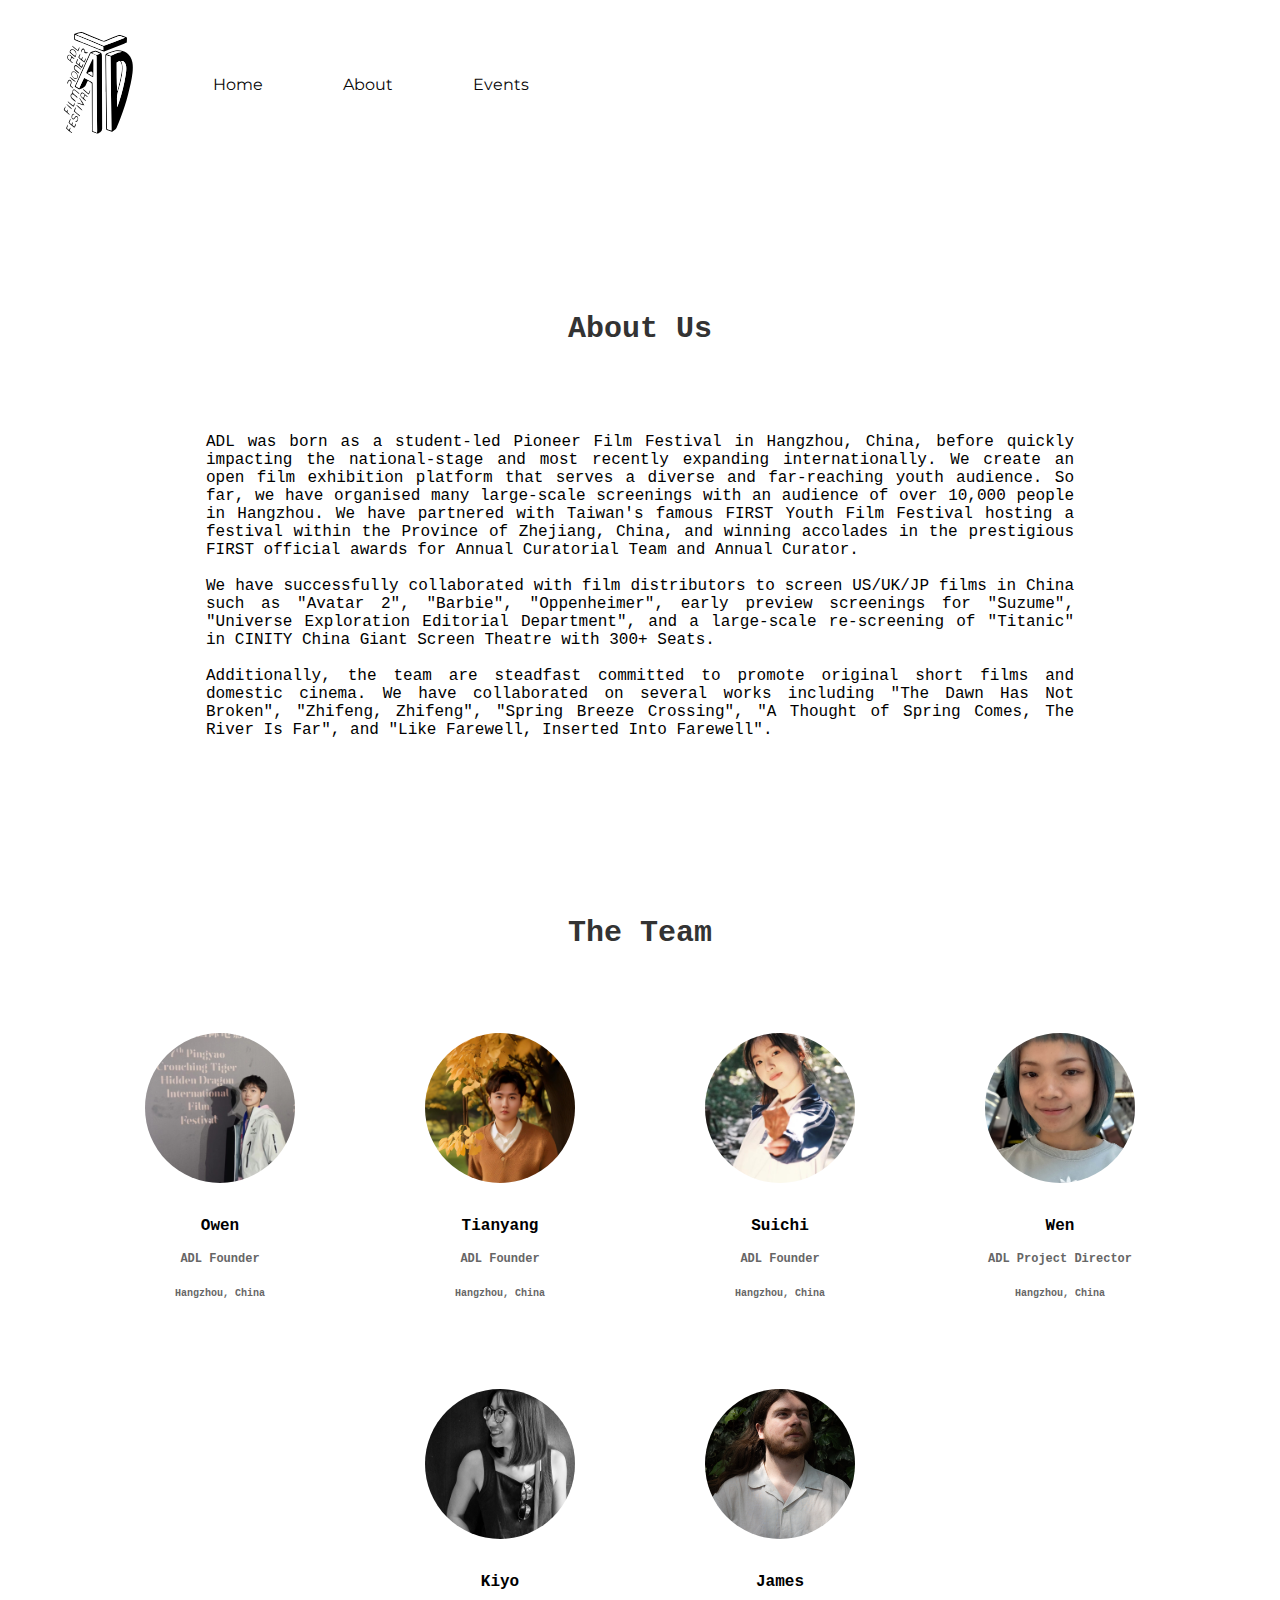
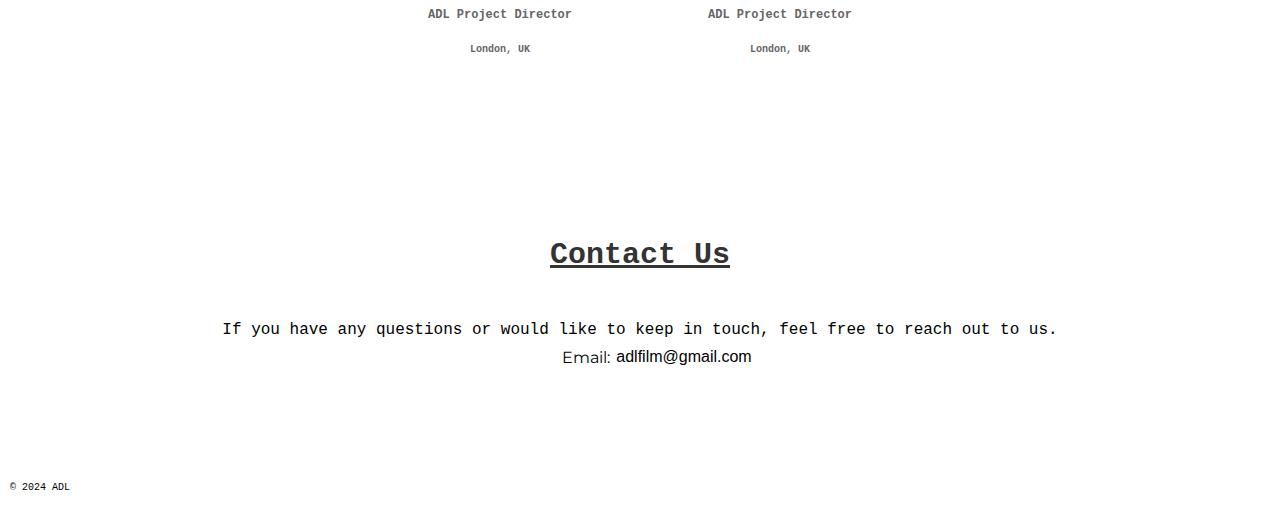
<file: about.html>
<!DOCTYPE html>
<html lang="en">
<head>
    <meta charset="UTF-8">
    <meta name="viewport" content="width=device-width, initial-scale=1.0" >
    <link rel="stylesheet" href="styles.css">

    <!--Font from google-->
    <link rel="preconnect" href="https://fonts.googleapis.com">
    <link rel="preconnect" href="https://fonts.gstatic.com" crossorigin>
    <link href="https://fonts.googleapis.com/css2?family=Montserrat:ital,wght@0,100..900;1,100..900&display=swap" rel="stylesheet">

    <link rel="icon" href="images/favicon-black.png" type="image/png">
    <title>About</title>
</head>
<body>
    <header class="navbar">
        <nav>
            <div class="logo">
                <a href="index.html">
                    <img src="images/ADL-logo.svg" alt="Logo">
                </a>
            </div>
            <div class="nav-container">
                <ul>
                    <li><a href="index.html">Home</a></li>
                    <li><a href="about.html">About</a></li>
                    <li>
                        <a href="events.html">Events</a>
                        <ul class="nav-sub-section">
                            <li><a href="interview_father.html"> Father's Monologue</a></li>
                            <li><a href="interview_chenwenyuan.html">Chen Wen Yuan</a></li>
                            <li><a href="interview_yinhe_writer.html">Galaxy Writer</a></li>
                            <li><a href="interview_rooster.html">Rooster the Golden Comb</a></li>
                        </ul>

                    </li>
                    
                </ul>
            </div>
            
        </nav>
    </header>
    
    
    <main class="about-page">
        <div class="text-centre">
            <h1>About Us</h1>
        </div>
        
        <div class="text-center-container">
            <div class="text-box">
                <p>
                    ADL was born as a student-led Pioneer Film Festival in Hangzhou, China, before quickly impacting the national-stage and most recently expanding internationally. We create an open film exhibition platform that serves a diverse and far-reaching youth audience. So far, we have organised many large-scale screenings with an audience of over 10,000 people in Hangzhou. We have partnered with Taiwan's famous FIRST Youth Film Festival hosting a festival within the Province of Zhejiang, China, and winning accolades in the prestigious FIRST official awards for Annual Curatorial Team and Annual Curator.  <br><br>
                    
                    We have successfully collaborated with film distributors to screen US/UK/JP films in China such as "Avatar 2", "Barbie", "Oppenheimer", early preview screenings for "Suzume", "Universe Exploration Editorial Department", and a large-scale re-screening of "Titanic" in CINITY China Giant Screen Theatre with 300+ Seats. <br><br>
                    
                    Additionally, the team are steadfast committed to promote original short films and domestic cinema. We have collaborated on several works including "The Dawn Has Not Broken", "Zhifeng, Zhifeng", "Spring Breeze Crossing", "A Thought of Spring Comes, The River Is Far", and "Like Farewell, Inserted Into Farewell".
                </p>
            </div>
        </div>
        


        <div class="text-centre">
            <h1>The Team</h1>
        </div>
        <section class="profiles">
            <div class="profile">
                <img src="images/profile-zeyu.jpg" alt="Person 1">
                <h2 class="roboto-mono" id="profile-name">Owen</h2>
                <p class="profile-role">ADL Founder</p>
                <p class="profile-location">Hangzhou, China</p>
            </div>
            <div class="profile">
                <img src="images/profile-tianyang.jpg" alt="Person 2">
                <h2 class="roboto-mono" id="profile-name">Tianyang</h2>
                <p class="profile-role">ADL Founder</p>
                <p class="profile-location">Hangzhou, China</p>
            </div>
            <div class="profile">
                <img src="images/profile-suichi.jpg" alt="Person 3">
                <h2 class="roboto-mono" id="profile-name">Suichi</h2>
                <p class="profile-role">ADL Founder</p>
                <p class="profile-location">Hangzhou, China</p>
            </div>
            <div class="profile">
                <img src="images/profile-wen.jpg" alt="Person 4">
                <h2 class="roboto-mono" id="profile-name">Wen</h2>
                <p class="profile-role">ADL Project Director</p>
                <p class="profile-location">Hangzhou, China</p>
            </div>
            <div class="profile">
                <img src="images/profile-kiyo.jpg" alt="Person 5">
                <h2 class="roboto-mono" id="profile-name">Kiyo</h2>
                <p class="profile-role">ADL Project Director</p>
                <p class="profile-location">London, UK</p>
            </div>
            <div class="profile">
                <img src="images/profile-james.jpg" alt="Person 6">
                <h2 class="roboto-mono" id="profile-name">James</h2>
                <p class="profile-role">ADL Project Director</p>
                <p class="profile-location">London, UK</p>
            </div>
        </section>


        
        <section class="contact">
            <div class="text-centre">
                <h1><u>Contact Us</u></h1>
            </div>
            <p class="contact-center">If you have any questions or would like to keep in touch, feel free to reach out to us.</p>
            <ul>
                <li>Email: <a href="contact@adlfilm.com" class="email-link">adlfilm@gmail.com</a></li>
            </ul>
        </section>


    </main>




    <footer class="footer">
        <p>&copy; 2024 ADL</p>
    </footer>
    
</body>
</html>
</file>
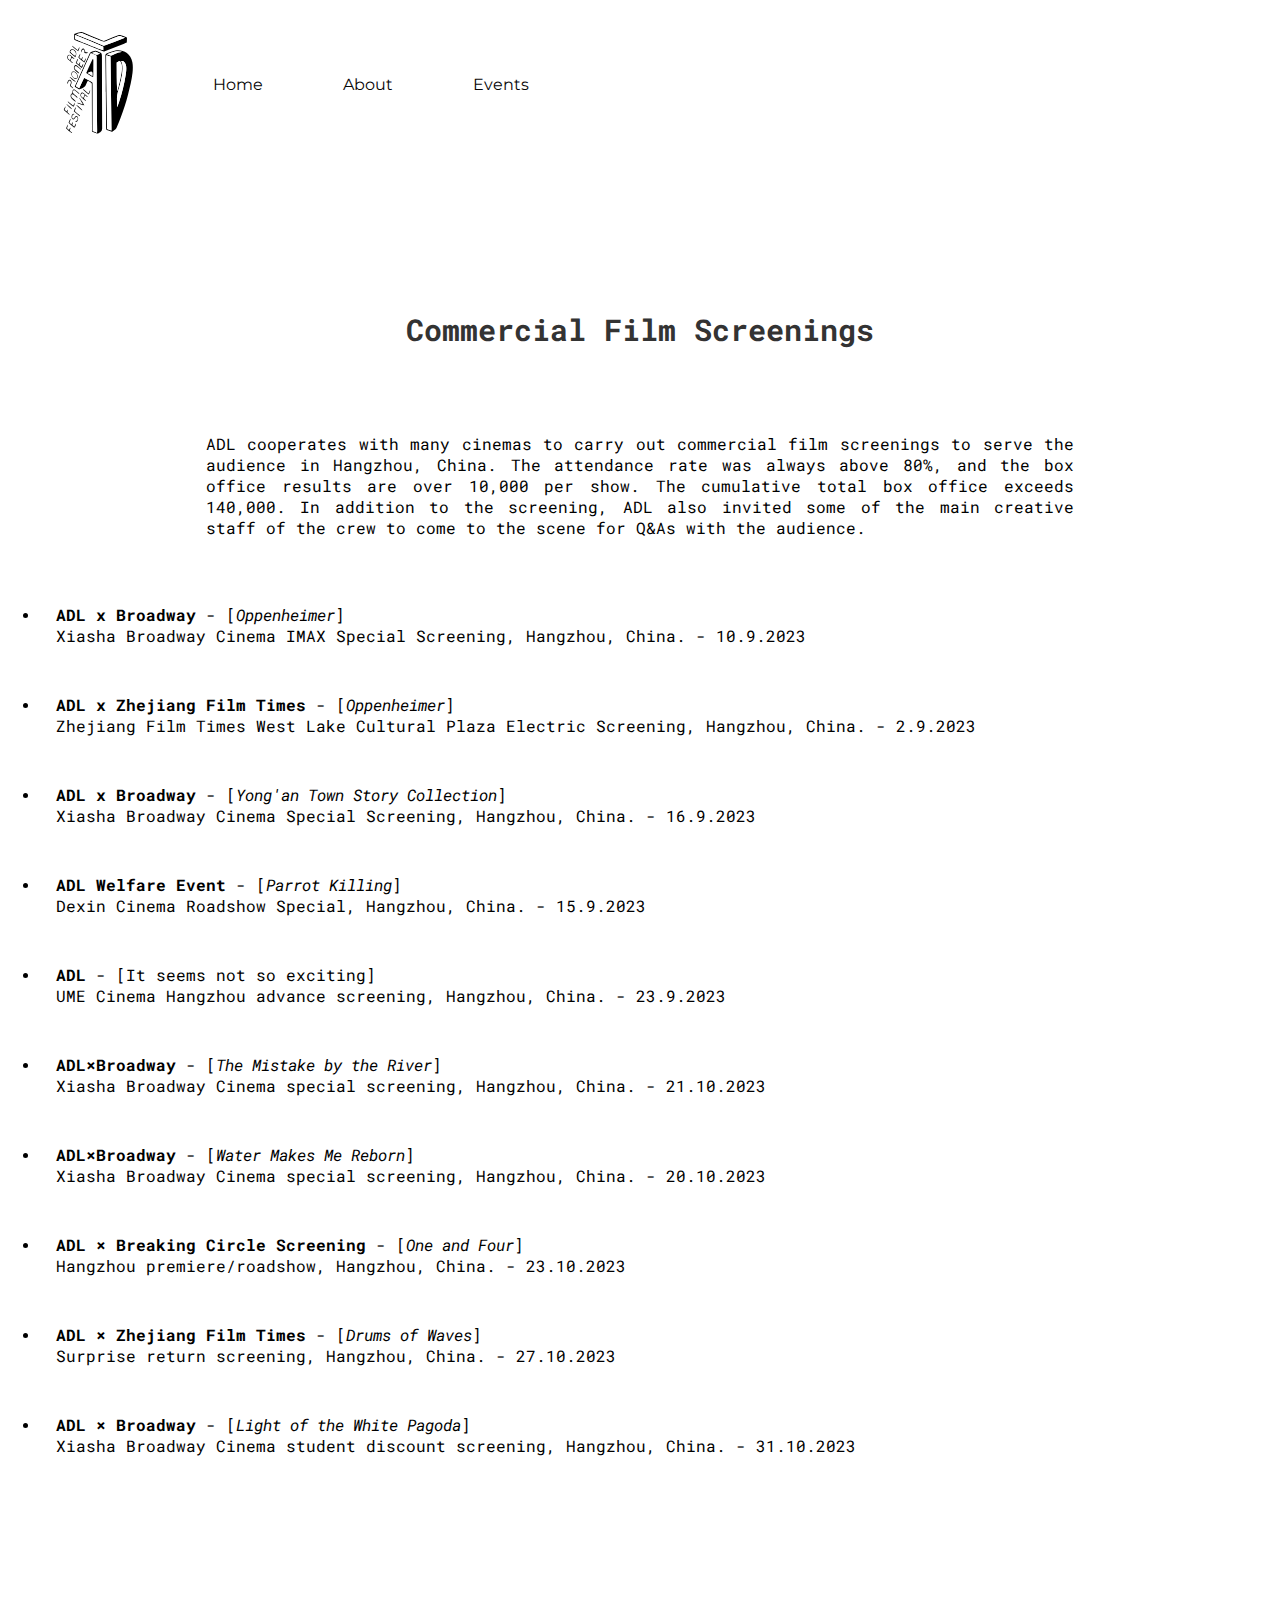
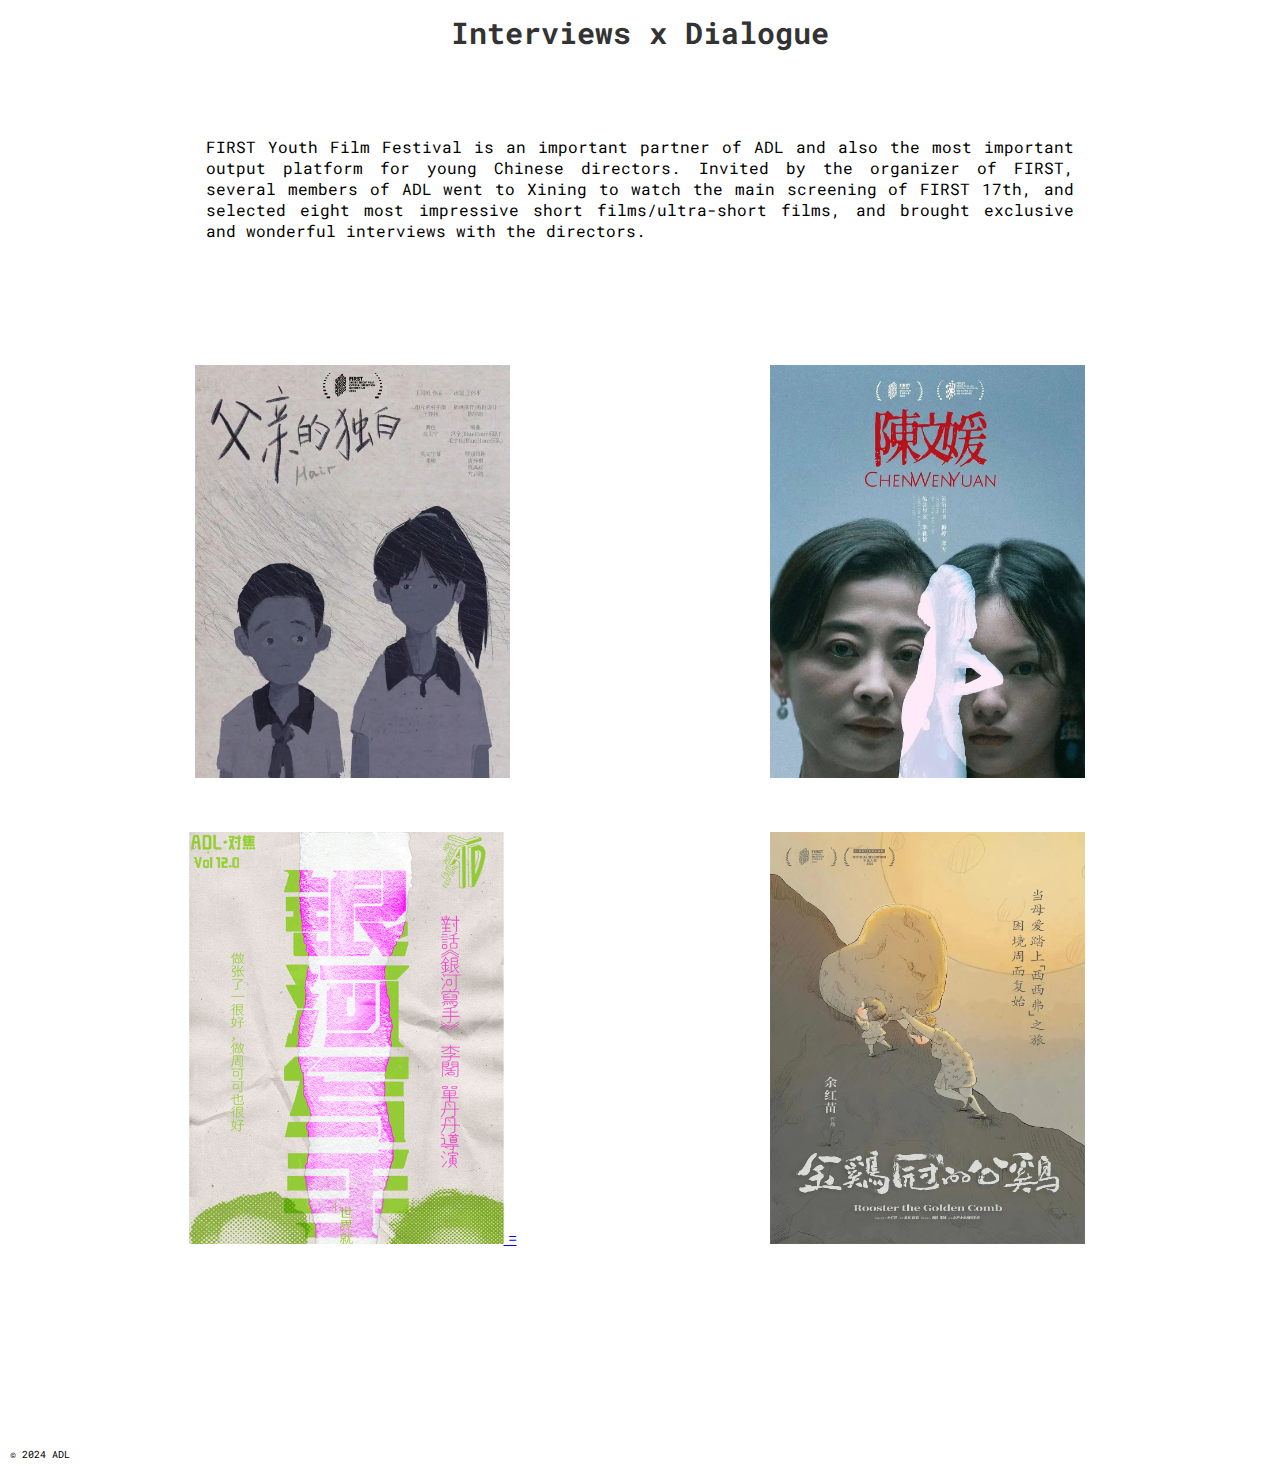
<file: events.html>
<!DOCTYPE html>
<html lang="en">
<head>
    <meta charset="UTF-8">
    <meta name="viewport" content="width=device-width, initial-scale=1.0, maximum-scale=1.0, user-scalable=no">
    <link rel="stylesheet" href="styles.css">
    <link rel="icon" href="images/favicon-black.png" type="image/png">

    <!--Font from google-->
    <link rel="preconnect" href="https://fonts.googleapis.com">
    <link rel="preconnect" href="https://fonts.gstatic.com" crossorigin>
    <link href="https://fonts.googleapis.com/css2?family=Montserrat:ital,wght@0,100..900;1,100..900&display=swap" rel="stylesheet">

    <style>
        @import url('https://fonts.googleapis.com/css2?family=Montserrat:ital,wght@0,100..900;1,100..900&family=Roboto+Mono:ital,wght@0,100..700;1,100..700&display=swap');
    </style>
    


    <title>Events</title>
</head>
<body>
    <header class="navbar">
        <nav>
            <div class="logo">
                <a href="index.html">
                    <img src="images/ADL-logo.svg" alt="Logo">
                </a>
            </div>
            <div class="nav-container">
                <ul>
                    <li><a href="index.html">Home</a></li>
                    <li><a href="about.html">About</a></li>
                    <li>
                        <a href="events.html">Events</a>
                        <ul class="nav-sub-section">
                            <li><a href="interview_father.html"> Father's Monologue</a></li>
                            <li><a href="interview_chenwenyuan.html">Chen Wen Yuan</a></li>
                            <li><a href="interview_yinhe_writer.html">Galaxy Writer</a></li>
                            <li><a href="interview_rooster.html">Rooster the Golden Comb</a></li>
                        </ul>
                    </li>
                    
                </ul>
            </div>
            
        </nav>
    </header>
    
    
    <main class="events-page">
        <div class="text-centre">
            <h1>Commercial Film Screenings</h1>
        </div>
        
        <div class="text-center-container">
            <div class="text-box">
                <p>ADL cooperates with many cinemas to carry out commercial film screenings to serve the audience in Hangzhou, China. The attendance rate was always above 80%, and the box office results are over 10,000 per show. The cumulative total box office exceeds 140,000. In addition to the screening, ADL also invited some of the main creative staff of the crew to come to the scene for Q&As with the audience. </p>
            </div>
        </div>
        
        <section class="event-list">
            <ul>
                <li><p class="roboto-mono"><b>ADL x Broadway </b> - [<i>Oppenheimer</i>]
                <br>
                Xiasha Broadway Cinema IMAX Special Screening, Hangzhou, China. - 10.9.2023</p></li>

                <li><p class="roboto-mono"><b>ADL x Zhejiang Film Times</b> - [<i>Oppenheimer</i>]
                <br>
                Zhejiang Film Times West Lake Cultural Plaza Electric Screening, Hangzhou, China. - 2.9.2023</p></li>

                <li><p class="roboto-mono"><b>ADL x Broadway</b> - [<i>Yong'an Town Story Collection</i>] 
                <br>
                Xiasha Broadway Cinema Special Screening, Hangzhou, China. - 16.9.2023</p></li>

                <li><p class="roboto-mono"><b>ADL Welfare Event</b> -
                [<i>Parrot Killing</i>]
                <br>
                Dexin Cinema Roadshow Special, Hangzhou, China. - 15.9.2023
                </p></li>

                <li><p class="roboto-mono"><b>ADL</b> - 
                 [It seems not so exciting]
                <br>
                 UME Cinema Hangzhou advance screening, Hangzhou, China. - 23.9.2023</p></li>

                <li><p class="roboto-mono"><b>ADL×Broadway</b> - 
                [<i>The Mistake by the River</i>]
                <br>
                Xiasha Broadway Cinema special screening, Hangzhou, China. - 21.10.2023</p></li>

                <li><p class="roboto-mono"><b>ADL×Broadway</b> - 
                 [<i>Water Makes Me Reborn</i>]
                 <br>
                 Xiasha Broadway Cinema special screening, Hangzhou, China. - 20.10.2023</p></li>

                <li> <p class="roboto-mono"><b>ADL × Breaking Circle    Screening</b> - [<i>One and Four</i>]
                <br>
                Hangzhou premiere/roadshow, Hangzhou, China. - 23.10.2023</p></li>

                <li><p class="roboto-mono"><b>ADL × Zhejiang Film Times</b> - [<i>Drums of Waves</i>] 
                <br>
                Surprise return screening, Hangzhou, China. - 27.10.2023</p></li>

                <li><p class="roboto-mono"><b>ADL × Broadway</b> 
                - [<i>Light of the White Pagoda</i>]
                <br>
                 Xiasha Broadway Cinema student discount screening, Hangzhou, China. - 31.10.2023</p></li>
            </ul>
        </section>


        

        <div class="text-centre">
            <h1>Interviews x Dialogue</h1> 
        </div>
        <div class="text-center-container">
            <div class="text-box">
                <p>FIRST Youth Film Festival is an important partner of ADL and also the most important output platform for young Chinese directors. Invited by the organizer of FIRST, several members of ADL went to Xining to watch the main screening of FIRST 17th, and selected eight most impressive short films/ultra-short films, and brought exclusive and wonderful interviews with the directors.
                </p>
            </div>
        </div>

        <section class="interview-poster-flex">
            <div class="interview-poster-grid">
                <div class="interview-poster"> 
                    <a href="interview_father.html">
                        <img src="images/interview-father's dialogue.jpg" alt="interview poster 01">
                    </a>
                </div>
                <div class="interview-poster"> 
                    <a href="interview_chenwenyuan.html">
                        <img src="images/interview-chenwenyuan.jpg" alt="interview poster 01">
                    </a>
                </div>
                <div class="interview-poster"> 
                    <a href="interview_yinhe_writer.html">
                        <img src="images/interview-yinhe writer.jpg" alt="interview poster 01">
                        =
                    </a>
                </div>
                <div class="interview-poster"> 
                    <a href="interview_rooster.html">
                        <img src="images/interview-rooster the golden comb.jpg" alt="interview poster 01">
                    </a>
                </div>
            </div>
        </section>
    </main>

    <footer class="footer">
        <p>&copy; 2024 ADL</p>
    </footer>
    
</body>
</html>
</file>
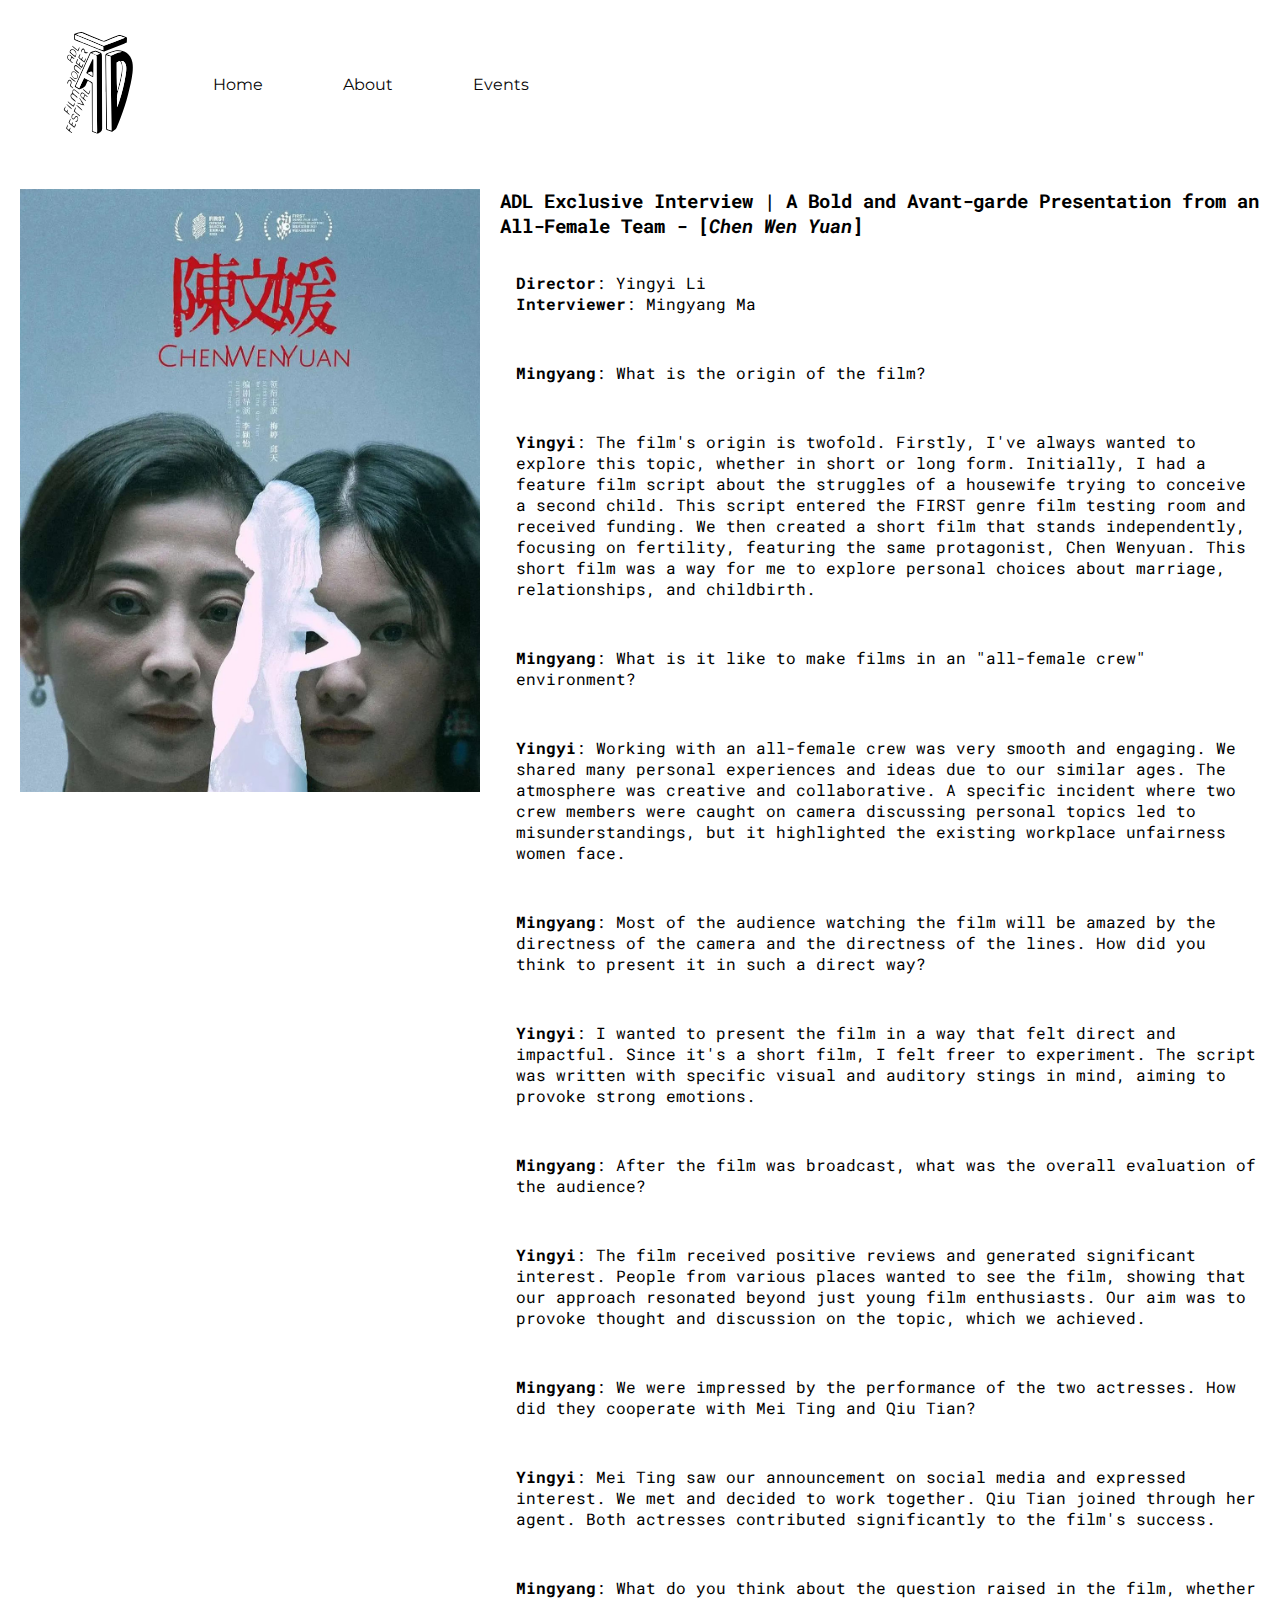
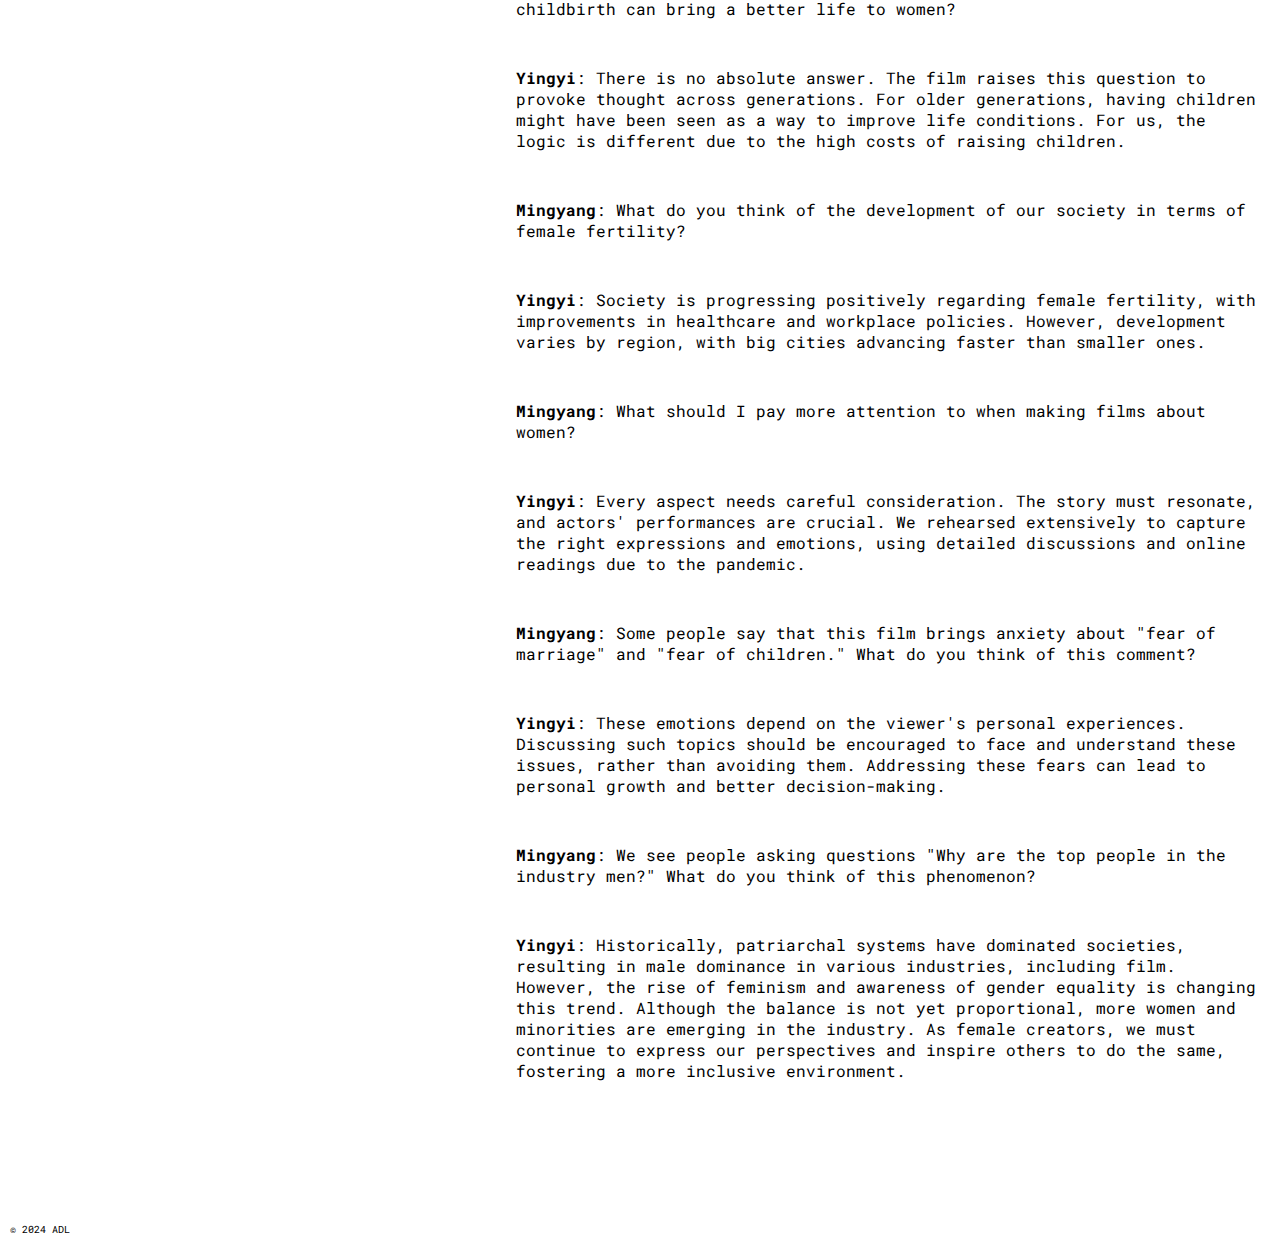
<file: interview_chenwenyuan.html>
<!DOCTYPE html>
<html lang="en">
<head>
    <meta charset="UTF-8">
    <meta name="viewport" content="width=device-width, initial-scale=1.0, maximum-scale=1.0, user-scalable=no">
    <link rel="stylesheet" href="styles.css">
    <link rel="icon" href="images/favicon-black.png" type="image/png">

    <!--Font from google-->
    <link rel="preconnect" href="https://fonts.googleapis.com">
    <link rel="preconnect" href="https://fonts.gstatic.com" crossorigin>
    <link href="https://fonts.googleapis.com/css2?family=Montserrat:ital,wght@0,100..900;1,100..900&display=swap" rel="stylesheet">

    <style>
        @import url('https://fonts.googleapis.com/css2?family=Montserrat:ital,wght@0,100..900;1,100..900&family=Roboto+Mono:ital,wght@0,100..700;1,100..700&display=swap');
    </style>
    


    <title>Interview X Dialogue with Chen Wen Yuan</title>
</head>
<body>
    <header class="navbar">
        <nav>
            <div class="logo">
                <a href="index.html">
                    <img src="images/ADL-logo.svg" alt="Logo">
                </a>
            </div>
            <div class="nav-container">
                <ul>
                    <li><a href="index.html">Home</a></li>
                    <li><a href="about.html">About</a></li>
                    <li>
                        <a href="events.html">Events</a>
                        <ul class="nav-sub-section">
                            <li><a href="interview_father.html"> Father's Monologue</a></li>
                            <li><a href="interview_chenwenyuan.html">Chen Wen Yuan</a></li>
                            <li><a href="interview_yinhe_writer.html">Galaxy Writer</a></li>
                            <li><a href="interview_rooster.html">Rooster the Golden Comb</a></li>
                        </ul>
                    </li>
                    
                </ul>
            </div>
            
        </nav>
    </header>

    <main>
        <div class="interview-center">
            <div class="interview-container">
                <div class="interview-poster-detail"> 
                    <a href="events.html">
                        <img src="images/interview-chenwenyuan.jpg" alt="interview poster 02">
                    </a>
                </div>

                <section class="interviews">
                <div class="interview">
                    <h3 class="roboto-mono">ADL Exclusive Interview | A Bold and Avant-garde Presentation from an All-Female Team - [<i>Chen Wen Yuan</i>]</h3>
                    <p class="interview-dire"><b>Director</b>: Yingyi Li <br><b>Interviewer</b>: Mingyang Ma</p>
                    <p class="interview-chat">
                        <b>Mingyang</b>: What is the origin of the film?
                    </p>
                    <p class="interview-chat">
                        <b>Yingyi</b>: The film's origin is twofold. Firstly, I've always wanted to explore this topic, whether in short or long form. Initially, I had a feature film script about the struggles of a housewife trying to conceive a second child. This script entered the FIRST genre film testing room and received funding. We then created a short film that stands independently, focusing on fertility, featuring the same protagonist, Chen Wenyuan. This short film was a way for me to explore personal choices about marriage, relationships, and childbirth.
                    </p>
                    <p class="interview-chat">
                        <b>Mingyang</b>: What is it like to make films in an "all-female crew" environment?
                    </p>

                    <p class="interview-chat">
                        <b>Yingyi</b>: Working with an all-female crew was very smooth and engaging. We shared many personal experiences and ideas due to our similar ages. The atmosphere was creative and collaborative. A specific incident where two crew members were caught on camera discussing personal topics led to misunderstandings, but it highlighted the existing workplace unfairness women face.

                    </p>
                    <p class="interview-chat">
                        <b>Mingyang</b>: Most of the audience watching the film will be amazed by the directness of the camera and the directness of the lines. How did you think to present it in such a direct way?
                    </p>

                    <p class="interview-chat">
                        <b>Yingyi</b>: I wanted to present the film in a way that felt direct and impactful. Since it's a short film, I felt freer to experiment. The script was written with specific visual and auditory stings in mind, aiming to provoke strong emotions.

                    </p>

                    <p class="interview-chat">
                        <b>Mingyang</b>: After the film was broadcast, what was the overall evaluation of the audience?
                    </p>

                    <p class="interview-chat">
                        <b>Yingyi</b>: The film received positive reviews and generated significant interest. People from various places wanted to see the film, showing that our approach resonated beyond just young film enthusiasts. Our aim was to provoke thought and discussion on the topic, which we achieved.

                    </p>

                    <p class="interview-chat">
                        <b>Mingyang</b>: We were impressed by the performance of the two actresses. How did they cooperate with Mei Ting and Qiu Tian?
                    </p>

                    <p class="interview-chat">
                        <b>Yingyi</b>: Mei Ting saw our announcement on social media and expressed interest. We met and decided to work together. Qiu Tian joined through her agent. Both actresses contributed significantly to the film's success.

                    </p>
                    <p class="interview-chat">
                        <b>Mingyang</b>: What do you think about the question raised in the film, whether childbirth can bring a better life to women?
                    </p>

                    <p class="interview-chat">
                        <b>Yingyi</b>: There is no absolute answer. The film raises this question to provoke thought across generations. For older generations, having children might have been seen as a way to improve life conditions. For us, the logic is different due to the high costs of raising children.

                    </p>
                    <p class="interview-chat">
                        <b>Mingyang</b>: What do you think of the development of our society in terms of female fertility?
                    </p>

                    <p class="interview-chat">
                        <b>Yingyi</b>: Society is progressing positively regarding female fertility, with improvements in healthcare and workplace policies. However, development varies by region, with big cities advancing faster than smaller ones.

                    </p>
                    <p class="interview-chat">
                        <b>Mingyang</b>: What should I pay more attention to when making films about women?
                    </p>

                    <p class="interview-chat">
                        <b>Yingyi</b>: Every aspect needs careful consideration. The story must resonate, and actors' performances are crucial. We rehearsed extensively to capture the right expressions and emotions, using detailed discussions and online readings due to the pandemic.
                    </p>
                    <p class="interview-chat">
                        <b>Mingyang</b>: Some people say that this film brings anxiety about "fear of marriage" and "fear of children." What do you think of this comment?
                    </p>

                    <p class="interview-chat">
                        <b>Yingyi</b>: These emotions depend on the viewer's personal experiences. Discussing such topics should be encouraged to face and understand these issues, rather than avoiding them. Addressing these fears can lead to personal growth and better decision-making.

                    </p>
                    
                    <p class="interview-chat">
                        <b>Mingyang</b>: We see people asking questions "Why are the top people in the industry men?" What do you think of this phenomenon?
                    </p>

                    <p class="interview-chat">
                        <b>Yingyi</b>: Historically, patriarchal systems have dominated societies, resulting in male dominance in various industries, including film. However, the rise of feminism and awareness of gender equality is changing this trend. Although the balance is not yet proportional, more women and minorities are emerging in the industry. As female creators, we must continue to express our perspectives and inspire others to do the same, fostering a more inclusive environment.
                    </p>
                </div>
                </section>
            </div>
        </div>
    </main>

    <footer class="footer">
        <p>&copy; 2024 ADL</p>
    </footer>
</body>
</html>
</file>
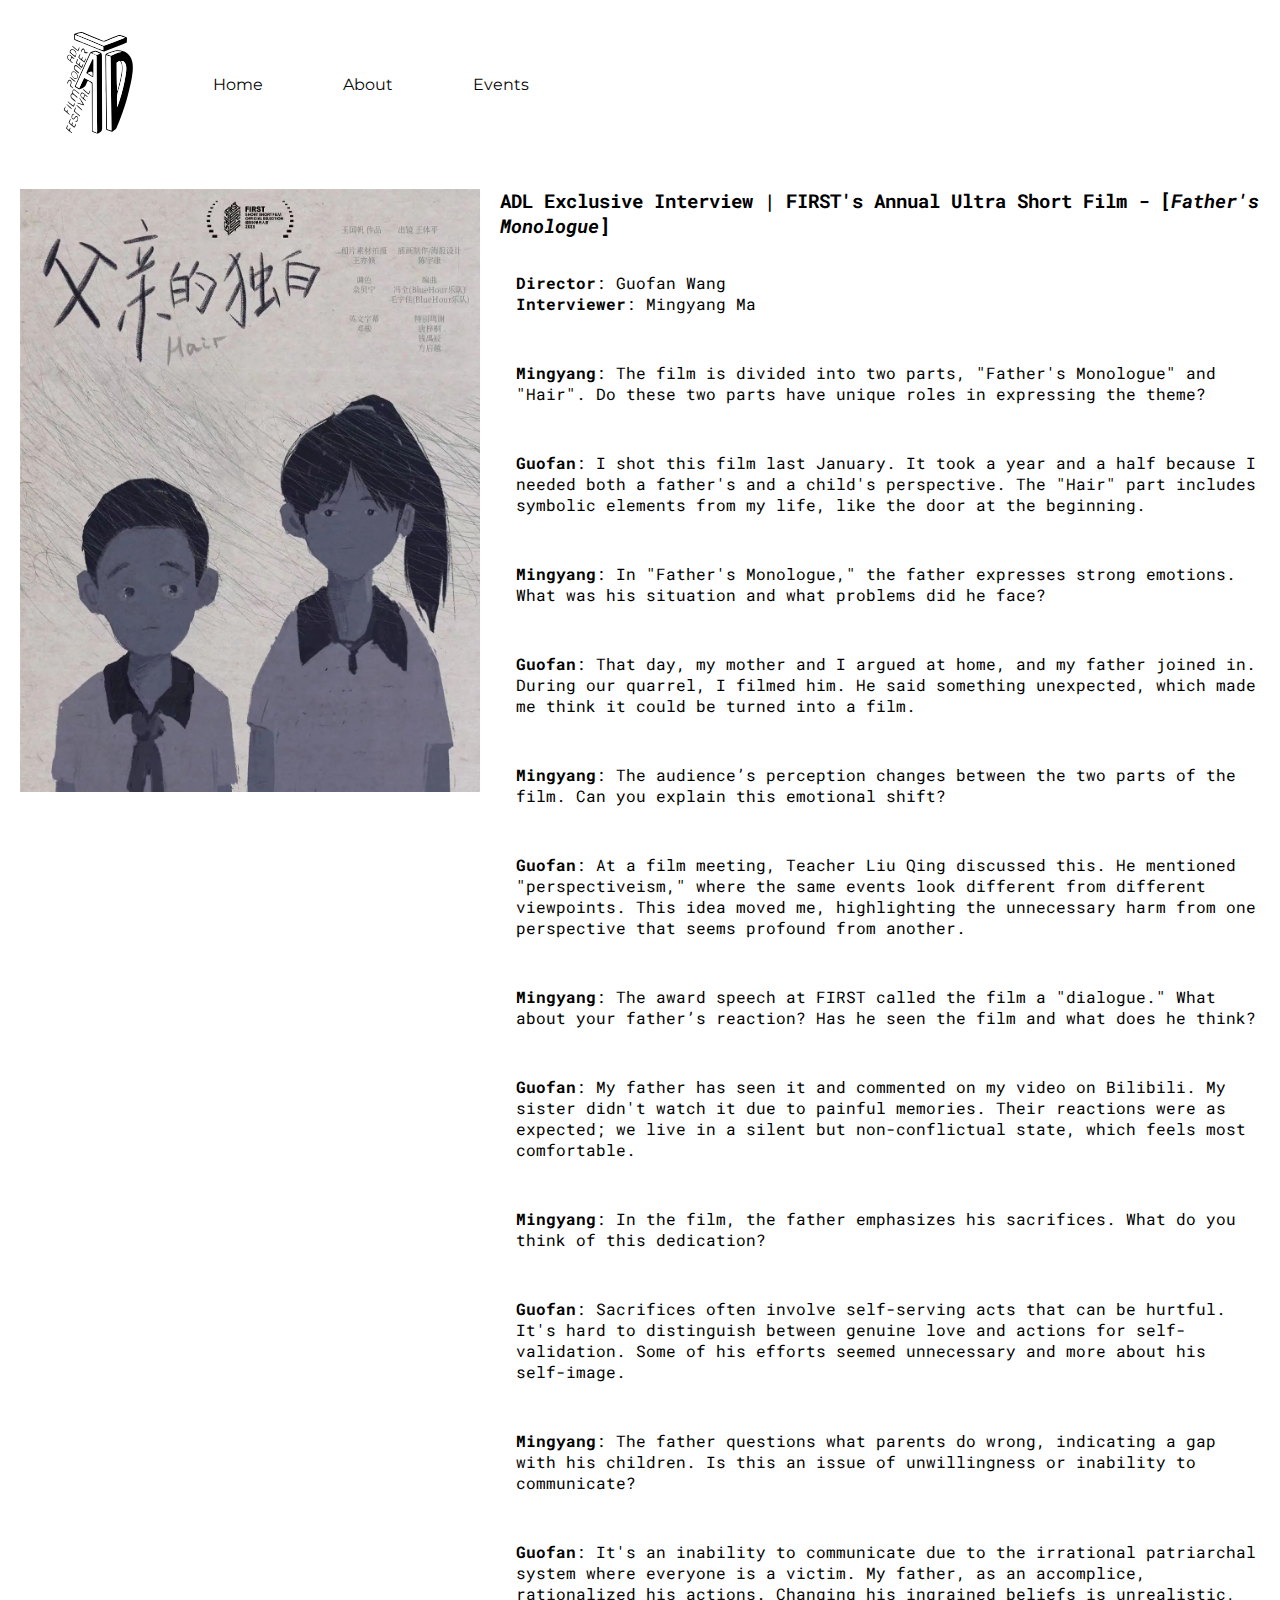
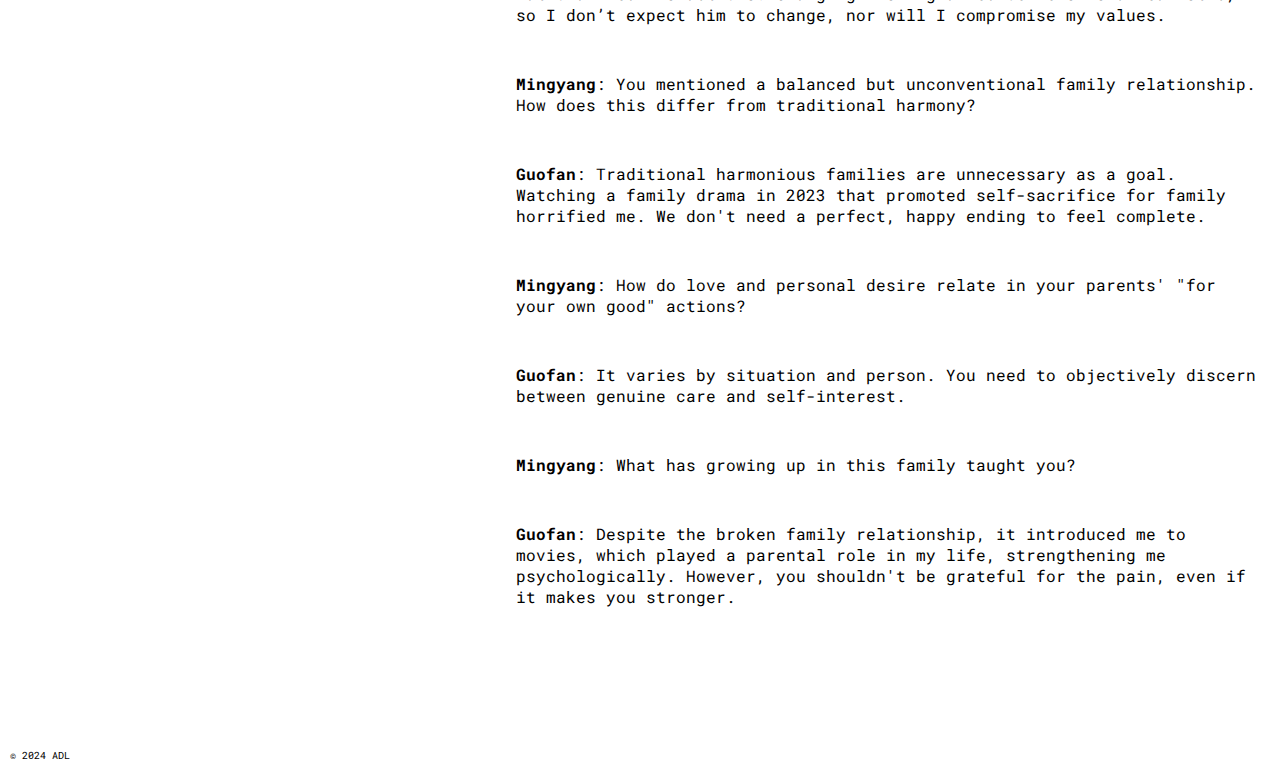
<file: interview_father.html>
<!DOCTYPE html>
<html lang="en">
<head>
    <meta charset="UTF-8">
    <meta name="viewport" content="width=device-width, initial-scale=1.0, maximum-scale=1.0, user-scalable=no">
    <link rel="stylesheet" href="styles.css">
    <link rel="icon" href="images/favicon-black.png" type="image/png">

    <!--Font from google-->
    <link rel="preconnect" href="https://fonts.googleapis.com">
    <link rel="preconnect" href="https://fonts.gstatic.com" crossorigin>
    <link href="https://fonts.googleapis.com/css2?family=Montserrat:ital,wght@0,100..900;1,100..900&display=swap" rel="stylesheet">

    <style>
        @import url('https://fonts.googleapis.com/css2?family=Montserrat:ital,wght@0,100..900;1,100..900&family=Roboto+Mono:ital,wght@0,100..700;1,100..700&display=swap');
    </style>
    


    <title>Interview X Dialogue with Father's Monologue</title>
</head>
<body>
    <header class="navbar">
        <nav>
            <div class="logo">
                <a href="index.html">
                    <img src="images/ADL-logo.svg" alt="Logo">
                </a>
            </div>
            <div class="nav-container">
                <ul>
                    <li><a href="index.html">Home</a></li>
                    <li><a href="about.html">About</a></li>
                    <li>
                        <a href="events.html">Events</a>
                        <ul class="nav-sub-section">
                            <li><a href="interview_father.html"> Father's Monologue</a></li>
                            <li><a href="interview_chenwenyuan.html">Chen Wen Yuan</a></li>
                            <li><a href="interview_yinhe_writer.html">Galaxy Writer</a></li>
                            <li><a href="interview_rooster.html">Rooster the Golden Comb</a></li>
                        </ul>
                    </li>
                    
                </ul>
            </div>
        </nav>
    </header>


    <main>
        <div class="interview-center">
            <div class="interview-container">
                <div class="interview-poster-detail"> 
                    <a href="events.html">
                        <img src="images/interview-father's dialogue.jpg" alt="interview poster 01">
                    </a>
                </div>

            <section class="interviews">
                <div class="interview">
                    <h3 class="roboto-mono">ADL Exclusive Interview | FIRST's Annual Ultra Short Film - [<i>Father's Monologue</i>]</h3>
                    <p class="interview-dire"><b>Director</b>: Guofan Wang <br><b>Interviewer</b>: Mingyang Ma</p>
                    <p class="interview-chat">
                        <b>Mingyang</b>: The film is divided into two parts, "Father's Monologue" and "Hair". Do these two parts have unique roles in expressing the theme?
                    </p>
                    <p class="interview-chat">
                        <b>Guofan</b>: I shot this film last January. It took a year and a half because I needed both a father's and a child's perspective. The "Hair" part includes symbolic elements from my life, like the door at the beginning.
                    </p>
                    <p class="interview-chat">
                        <b>Mingyang</b>: In "Father's Monologue," the father expresses strong emotions. What was his situation and what problems did he face?
                    </p>

                    <p class="interview-chat">
                        <b>Guofan</b>: That day, my mother and I argued at home, and my father joined in. During our quarrel, I filmed him. He said something unexpected, which made me think it could be turned into a film.
                    </p>

                    <p class="interview-chat">
                        <b>Mingyang</b>: The audience’s perception changes between the two parts of the film. Can you explain this emotional shift?
                    </p>
                    <p class="interview-chat">
                        <b>Guofan</b>: At a film meeting, Teacher Liu Qing discussed this. He mentioned "perspectiveism," where the same events look different from different viewpoints. This idea moved me, highlighting the unnecessary harm from one perspective that seems profound from another.

                    </p>

                    <p class="interview-chat">
                        <b>Mingyang</b>: The award speech at FIRST called the film a "dialogue." What about your father’s reaction? Has he seen the film and what does he think?
                    </p> <p class="interview-chat">
                        <b>Guofan</b>: My father has seen it and commented on my video on Bilibili. My sister didn't watch it due to painful memories. Their reactions were as expected; we live in a silent but non-conflictual state, which feels most comfortable.
                    </p>

                    <p class="interview-chat">
                        <b>Mingyang</b>: In the film, the father emphasizes his sacrifices. What do you think of this dedication?
                    </p> <p class="interview-chat">
                        <b>Guofan</b>: Sacrifices often involve self-serving acts that can be hurtful. It's hard to distinguish between genuine love and actions for self-validation. Some of his efforts seemed unnecessary and more about his self-image.
                    </p>

                    <p class="interview-chat">
                        <b>Mingyang</b>: The father questions what parents do wrong, indicating a gap with his children. Is this an issue of unwillingness or inability to communicate?
                    </p> <p class="interview-chat">
                        <b>Guofan</b>: It's an inability to communicate due to the irrational patriarchal system where everyone is a victim. My father, as an accomplice, rationalized his actions. Changing his ingrained beliefs is unrealistic, so I don’t expect him to change, nor will I compromise my values.
                    </p>

                    <p class="interview-chat">
                        <b>Mingyang</b>: You mentioned a balanced but unconventional family relationship. How does this differ from traditional harmony?
                    </p>
                    <p class="interview-chat">
                        <b>Guofan</b>: Traditional harmonious families are unnecessary as a goal. Watching a family drama in 2023 that promoted self-sacrifice for family horrified me. We don't need a perfect, happy ending to feel complete.
                    </p>


                    <p class="interview-chat">
                        <b>Mingyang</b>: How do love and personal desire relate in your parents' "for your own good" actions?
                    </p> 
                    
                    <p class="interview-chat">
                        <b>Guofan</b>: It varies by situation and person. You need to objectively discern between genuine care and self-interest.
                    </p>


                    <p class="interview-chat">
                        <b>Mingyang</b>: What has growing up in this family taught you?
                    </p> 
                    <p class="interview-chat">
                        <b>Guofan</b>: Despite the broken family relationship, it introduced me to movies, which played a parental role in my life, strengthening me psychologically. However, you shouldn't be grateful for the pain, even if it makes you stronger.
                    </p>
                </div>
            </section>
        </div>
        </div>
    </main>

    
    <footer class="footer">
        <p>&copy; 2024 ADL</p>
    </footer>
</body>
</html>
</file>
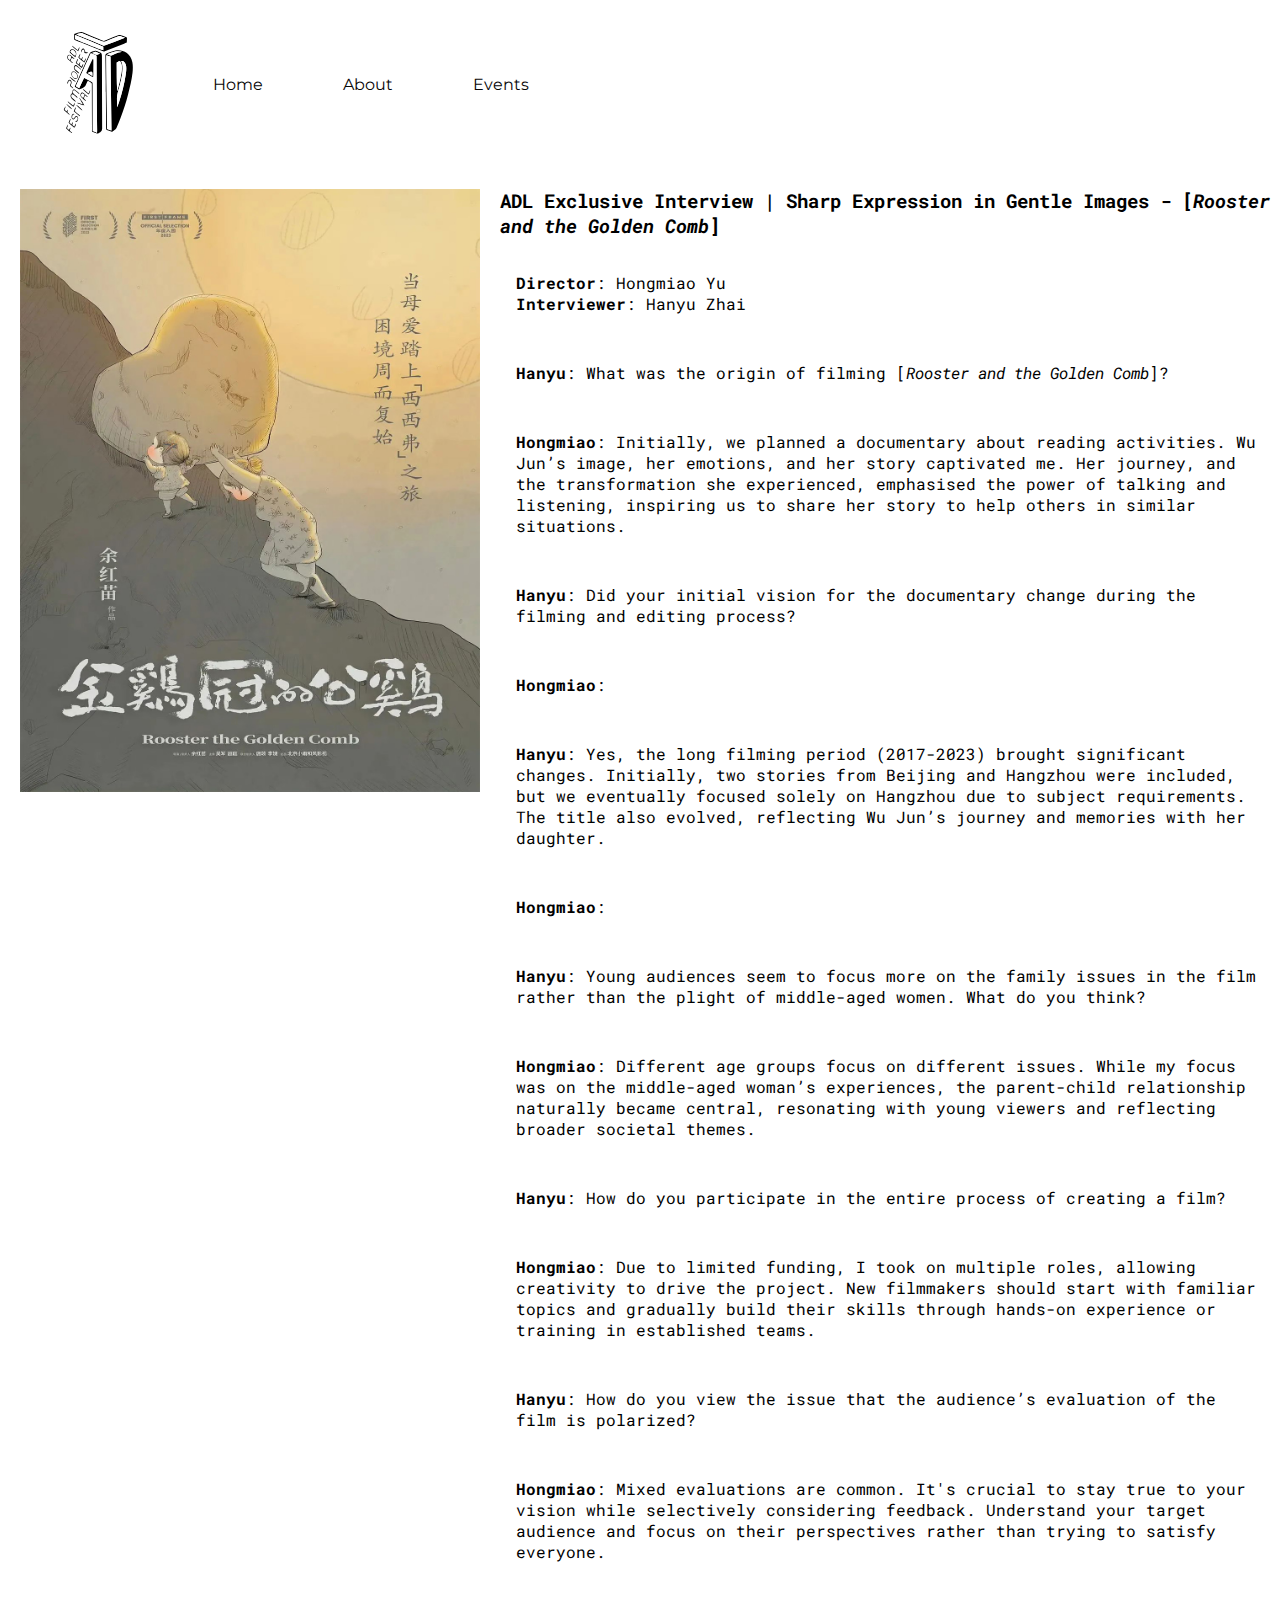
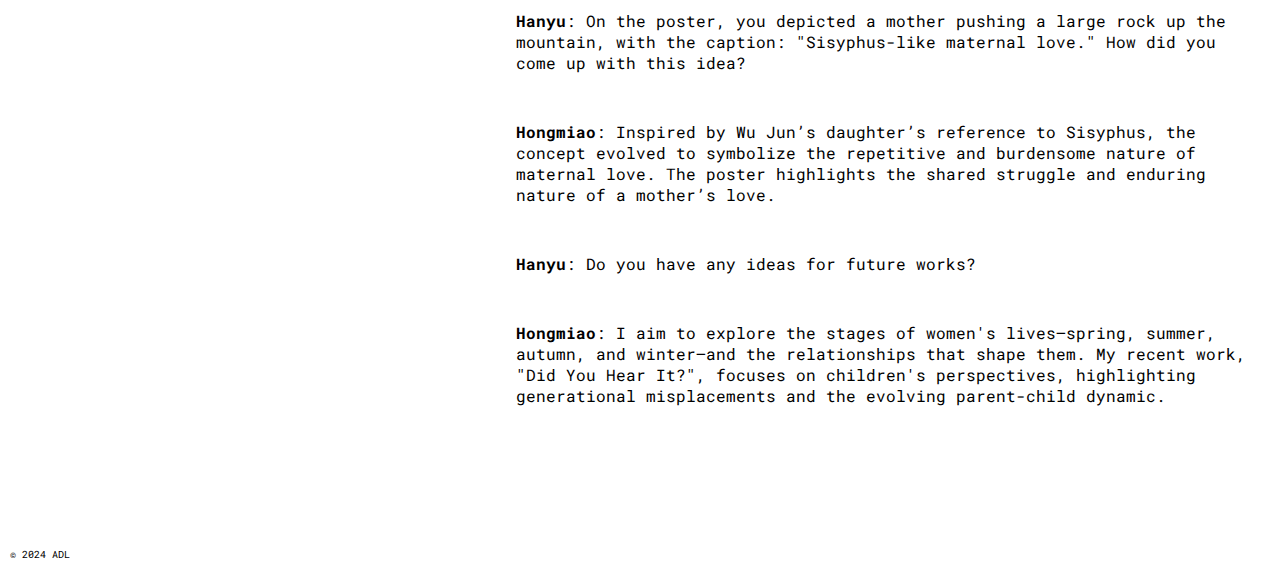
<file: interview_rooster.html>
<!DOCTYPE html>
<html lang="en">
<head>
    <meta charset="UTF-8">
    <meta name="viewport" content="width=device-width, initial-scale=1.0, maximum-scale=1.0, user-scalable=no">
    <link rel="stylesheet" href="styles.css">
    <link rel="icon" href="images/favicon-black.png" type="image/png">

    <!--Font from google-->
    <link rel="preconnect" href="https://fonts.googleapis.com">
    <link rel="preconnect" href="https://fonts.gstatic.com" crossorigin>
    <link href="https://fonts.googleapis.com/css2?family=Montserrat:ital,wght@0,100..900;1,100..900&display=swap" rel="stylesheet">

    <style>
        @import url('https://fonts.googleapis.com/css2?family=Montserrat:ital,wght@0,100..900;1,100..900&family=Roboto+Mono:ital,wght@0,100..700;1,100..700&display=swap');
    </style>
    


    <title>Interview X Dialogue with Rooster the Golden Comb</title>
</head>
<body>
    <header class="navbar">
        <nav>
            <div class="logo">
                <a href="index.html">
                    <img src="images/ADL-logo.svg" alt="Logo">
                </a>
            </div>
            <div class="nav-container">
                <ul>
                    <li><a href="index.html">Home</a></li>
                    <li><a href="about.html">About</a></li>
                    <li>
                        <a href="events.html">Events</a>
                        <ul class="nav-sub-section">
                            <li><a href="interview_father.html"> Father's Monologue</a></li>
                            <li><a href="interview_chenwenyuan.html">Chen Wen Yuan</a></li>
                            <li><a href="interview_yinhe_writer.html">Galaxy Writer</a></li>
                            <li><a href="interview_rooster.html">Rooster the Golden Comb</a></li>
                        </ul>
                    </li>
                    
                </ul>
            </div>
            
        </nav>
    </header>


    <main>
        <div class="interview-center">
            <div class="interview-container">
                <div class="interview-poster-detail"> 
                    <a href="events.html">
                        <img src="images/interview-rooster the golden comb.jpg" alt="interview poster 04">
                    </a>
                </div>

                <section class="interviews">
                <div class="interview">
                    <h3 class="roboto-mono">ADL Exclusive Interview | Sharp Expression in Gentle Images - [<i>Rooster and the Golden Comb</i>]</h3>
                    <p class="interview-dire"><b>Director</b>: Hongmiao Yu <br><b>Interviewer</b>: Hanyu Zhai</p>
                    <p class="interview-chat">
                        <b>Hanyu</b>: What was the origin of filming [<i>Rooster and the Golden Comb</i>]?
                    </p>
                    <p class="interview-chat">
                        <b>Hongmiao</b>:  Initially, we planned a documentary about reading activities. Wu Jun’s image, her emotions, and her story captivated me. Her journey, and the transformation she experienced, emphasised the power of talking and listening, inspiring us to share her story to help others in similar situations.
                    </p>

                    <p class="interview-chat">
                        <b>Hanyu</b>: Did your initial vision for the documentary change during the filming and editing process?
                    </p>
                    <p class="interview-chat">
                        <b>Hongmiao</b>: 
                    </p>

                    <p class="interview-chat">
                        <b>Hanyu</b>: Yes, the long filming period (2017-2023) brought significant changes. Initially, two stories from Beijing and Hangzhou were included, but we eventually focused solely on Hangzhou due to subject requirements. The title also evolved, reflecting Wu Jun’s journey and memories with her daughter.
                    </p>
                    <p class="interview-chat">
                        <b>Hongmiao</b>: 
                    </p>
                    <p class="interview-chat">
                        <b>Hanyu</b>: Young audiences seem to focus more on the family issues in the film rather than the plight of middle-aged women. What do you think?
                    </p>
                    <p class="interview-chat">
                        <b>Hongmiao</b>: Different age groups focus on different issues. While my focus was on the middle-aged woman’s experiences, the parent-child relationship naturally became central, resonating with young viewers and reflecting broader societal themes.
                    </p>
                    <p class="interview-chat">
                        <b>Hanyu</b>:  How do you participate in the entire process of creating a film?
                    </p>
                    <p class="interview-chat">
                        <b>Hongmiao</b>: Due to limited funding, I took on multiple roles, allowing creativity to drive the project. New filmmakers should start with familiar topics and gradually build their skills through hands-on experience or training in established teams.
                    </p>
                    <p class="interview-chat">
                        <b>Hanyu</b>: How do you view the issue that the audience’s evaluation of the film is polarized?
                    </p>
                    <p class="interview-chat">
                        <b>Hongmiao</b>: Mixed evaluations are common. It's crucial to stay true to your vision while selectively considering feedback. Understand your target audience and focus on their perspectives rather than trying to satisfy everyone.
                    </p>
                    <p class="interview-chat">
                        <b>Hanyu</b>: On the poster, you depicted a mother pushing a large rock up the mountain, with the caption: "Sisyphus-like maternal love." How did you come up with this idea?
                    </p>
                    <p class="interview-chat">
                        <b>Hongmiao</b>: Inspired by Wu Jun’s daughter’s reference to Sisyphus, the concept evolved to symbolize the repetitive and burdensome nature of maternal love. The poster highlights the shared struggle and enduring nature of a mother’s love.
                    </p>
                    <p class="interview-chat">
                        <b>Hanyu</b>: Do you have any ideas for future works?
                    </p>
                    <p class="interview-chat">
                        <b>Hongmiao</b>: I aim to explore the stages of women's lives—spring, summer, autumn, and winter—and the relationships that shape them. My recent work, "Did You Hear It?", focuses on children's perspectives, highlighting generational misplacements and the evolving parent-child dynamic.
                    </p>
                </div>
                </section>
            </div>
        </div>
    </main>

    <footer class="footer">
        <p>&copy; 2024 ADL</p>
    </footer>
</body>
</html>
</file>
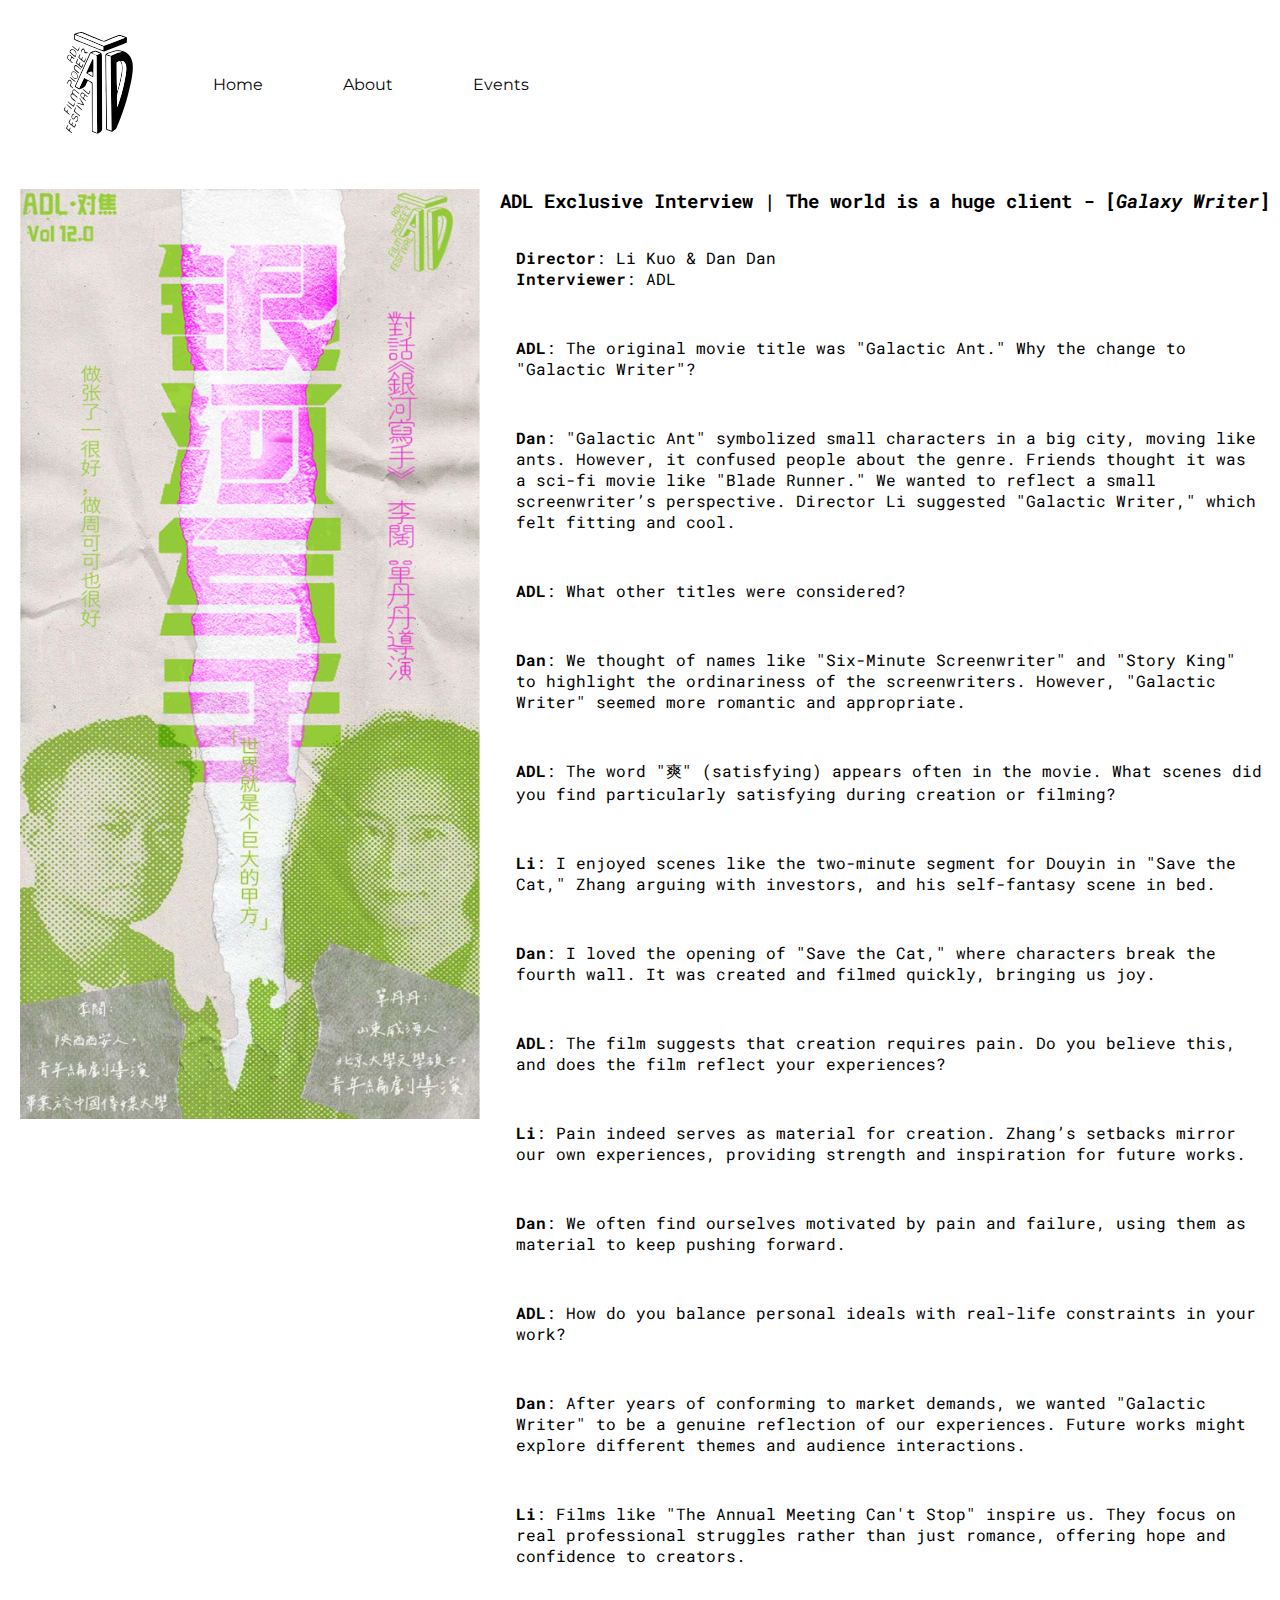
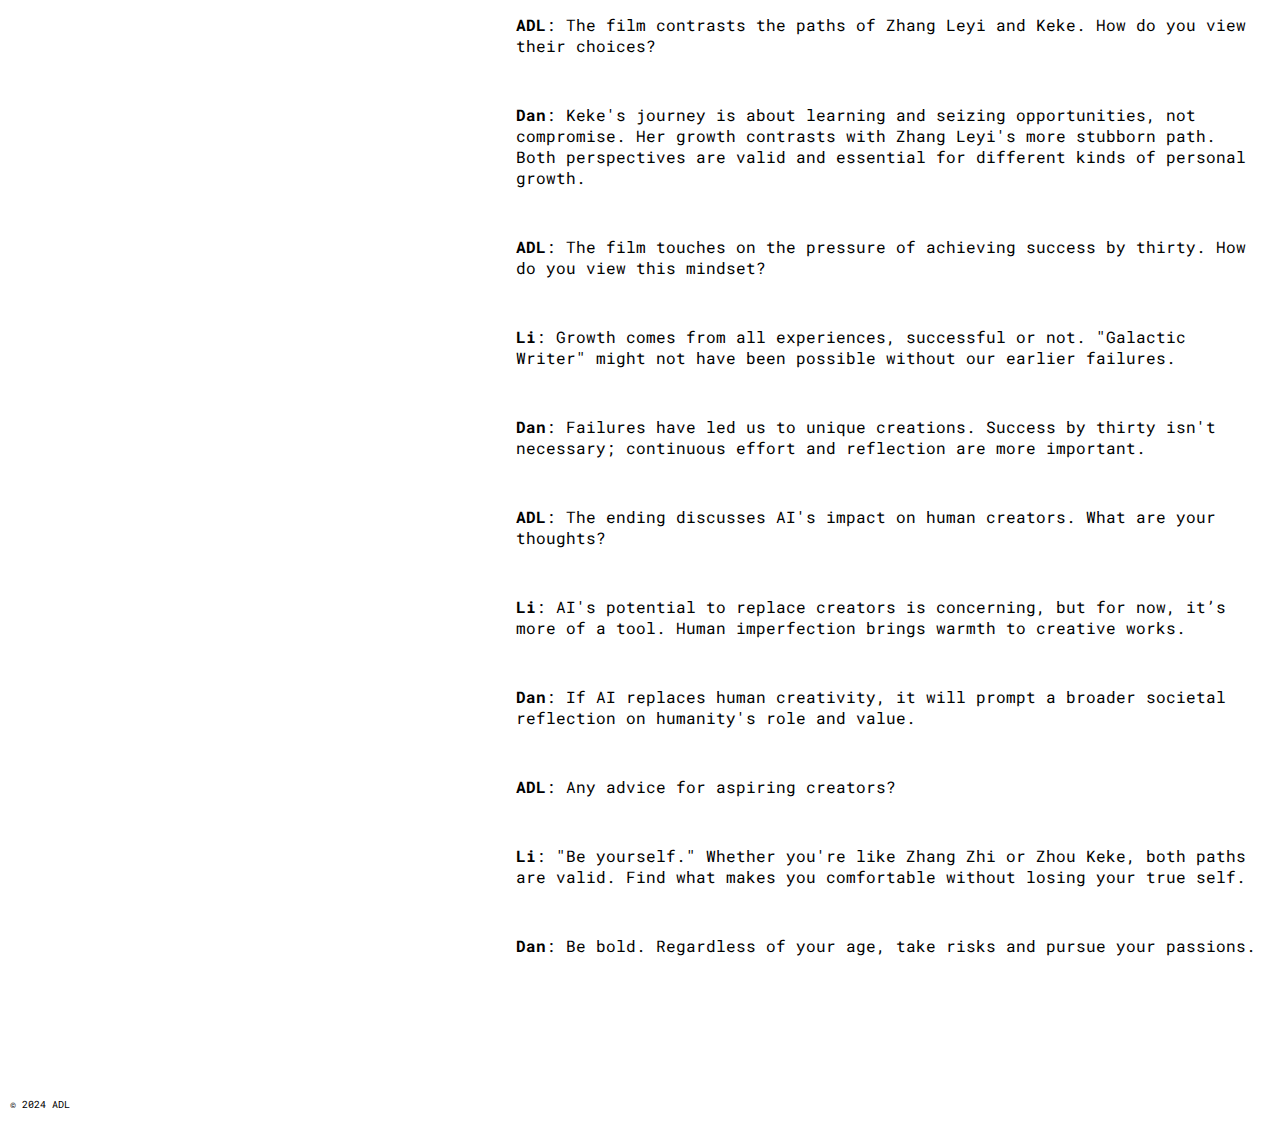
<file: interview_yinhe_writer.html>
<!DOCTYPE html>
<html lang="en">
<head>
    <meta charset="UTF-8">
    <meta name="viewport" content="width=device-width, initial-scale=1.0, maximum-scale=1.0, user-scalable=no">
    <link rel="stylesheet" href="styles.css">
    <link rel="icon" href="images/favicon-black.png" type="image/png">

    <!--Font from google-->
    <link rel="preconnect" href="https://fonts.googleapis.com">
    <link rel="preconnect" href="https://fonts.gstatic.com" crossorigin>
    <link href="https://fonts.googleapis.com/css2?family=Montserrat:ital,wght@0,100..900;1,100..900&display=swap" rel="stylesheet">

    <style>
        @import url('https://fonts.googleapis.com/css2?family=Montserrat:ital,wght@0,100..900;1,100..900&family=Roboto+Mono:ital,wght@0,100..700;1,100..700&display=swap');
    </style>
    


    <title>Interview X Dialogue with Galaxy Writer</title>
</head>
<body>
    <header class="navbar">
        <nav>
            <div class="logo">
                <a href="index.html">
                    <img src="images/ADL-logo.svg" alt="Logo">
                </a>
            </div>
            <div class="nav-container">
                <ul>
                    <li><a href="index.html">Home</a></li>
                    <li><a href="about.html">About</a></li>
                    <li>
                        <a href="events.html">Events</a>
                        <ul class="nav-sub-section">
                            <li><a href="interview_father.html"> Father's Monologue</a></li>
                            <li><a href="interview_chenwenyuan.html">Chen Wen Yuan</a></li>
                            <li><a href="interview_yinhe_writer.html">Galaxy Writer</a></li>
                            <li><a href="interview_rooster.html">Rooster the Golden Comb</a></li>
                        </ul>
                    </li> 
                </ul>
            </div>
            
        </nav>
    </header>

    <main>
        <div class="interview-center">
            <div class="interview-container">
                <div class="interview-poster-detail"> 
                    <a href="events.html">
                        <img src="images/interview-yinhe writer-long.jpg" alt="interview poster 03">
                    </a>
                </div>

                <section class="interviews">
                <div class="interview">
                    <h3 class="roboto-mono">ADL Exclusive Interview | The world is a huge client - [<i>Galaxy Writer</i>]</h3>
                    <p class="interview-dire"><b>Director</b>: Li Kuo & Dan Dan <br><b>Interviewer</b>: ADL</p>
                    <p class="interview-chat">
                        <b>ADL</b>: The original movie title was "Galactic Ant." Why the change to "Galactic Writer"?
                    </p>
                    <p class="interview-chat">
                        <b>Dan</b>: "Galactic Ant" symbolized small characters in a big city, moving like ants. However, it confused people about the genre. Friends thought it was a sci-fi movie like "Blade Runner." We wanted to reflect a small screenwriter’s perspective. Director Li suggested "Galactic Writer," which felt fitting and cool.
                    </p>
                    <p class="interview-chat">
                        <b>ADL</b>: What other titles were considered?
                    </p>

                    <p class="interview-chat">
                        <b>Dan</b>: We thought of names like "Six-Minute Screenwriter" and "Story King" to highlight the ordinariness of the screenwriters. However, "Galactic Writer" seemed more romantic and appropriate.

                    </p>

                    <p class="interview-chat">
                        <b>ADL</b>: The word "爽" (satisfying) appears often in the movie. What scenes did you find particularly satisfying during creation or filming?
                    </p>
                    <p class="interview-chat">
                        <b>Li</b>: I enjoyed scenes like the two-minute segment for Douyin in "Save the Cat," Zhang arguing with investors, and his self-fantasy scene in bed.
                    </p>

                    <p class="interview-chat">
                        <b>Dan</b>: I loved the opening of "Save the Cat," where characters break the fourth wall. It was created and filmed quickly, bringing us joy.
                    </p> 
                    
                    <p class="interview-chat">
                        <b>ADL</b>: The film suggests that creation requires pain. Do you believe this, and does the film reflect your experiences?
                    </p>
                    <p class="interview-chat">
                        <b>Li</b>: Pain indeed serves as material for creation. Zhang’s setbacks mirror our own experiences, providing strength and inspiration for future works.
                    </p>

                    <p class="interview-chat">
                        <b>Dan</b>: We often find ourselves motivated by pain and failure, using them as material to keep pushing forward.
                    </p> 
                    
                    <p class="interview-chat">
                        <b>ADL</b>: How do you balance personal ideals with real-life constraints in your work?
                    </p>
                    <p class="interview-chat">
                        <b>Dan</b>: After years of conforming to market demands, we wanted "Galactic Writer" to be a genuine reflection of our experiences. Future works might explore different themes and audience interactions.
                    </p>

                    <p class="interview-chat">
                        <b>Li</b>: Films like "The Annual Meeting Can't Stop" inspire us. They focus on real professional struggles rather than just romance, offering hope and confidence to creators.
                    </p> 
                    <p class="interview-chat">
                        <b>ADL</b>: The film contrasts the paths of Zhang Leyi and Keke. How do you view their choices?
                    </p>

                    <p class="interview-chat">
                        <b>Dan</b>: Keke's journey is about learning and seizing opportunities, not compromise. Her growth contrasts with Zhang Leyi's more stubborn path. Both perspectives are valid and essential for different kinds of personal growth.
                    </p>

                    <p class="interview-chat">
                        <b>ADL</b>: The film touches on the pressure of achieving success by thirty. How do you view this mindset?
                    </p>

                    <p class="interview-chat">
                        <b>Li</b>: Growth comes from all experiences, successful or not. "Galactic Writer" might not have been possible without our earlier failures.
                    </p> 
                    
                    <p class="interview-chat">
                        <b>Dan</b>: Failures have led us to unique creations. Success by thirty isn't necessary; continuous effort and reflection are more important.
                    </p>

                    <p class="interview-chat">
                        <b>ADL</b>: The ending discusses AI's impact on human creators. What are your thoughts?
                    </p>

                    <p class="interview-chat">
                        <b>Li</b>: AI's potential to replace creators is concerning, but for now, it’s more of a tool. Human imperfection brings warmth to creative works.
                    </p>

                    <p class="interview-chat">
                        <b>Dan</b>: If AI replaces human creativity, it will prompt a broader societal reflection on humanity's role and value.
                    </p>
                    
                    <p class="interview-chat">
                        <b>ADL</b>: Any advice for aspiring creators?
                    </p>

                    <p class="interview-chat">
                        <b>Li</b>: "Be yourself." Whether you're like Zhang Zhi or Zhou Keke, both paths are valid. Find what makes you comfortable without losing your true self.
                    </p>

                    <p class="interview-chat">
                        <b>Dan</b>: Be bold. Regardless of your age, take risks and pursue your passions.
                    </p>
                </div>
                </section>
            </div>
        </div>
    </main>
    
    <footer class="footer">
        <p>&copy; 2024 ADL</p>
    </footer>
</body>
</html>
</file>
<file: styles.css>
html, body {
    font-family: "Montserrat", sans-serif;
    margin: 0;
    padding: 0;
    height: 100%;
    text-align: left;
    min-width: 1100px;
}

/* Ensure the main container also takes full height */
main.home-page {
    min-height: 100vh;
    display: flex;
    flex-direction: column;
    justify-content: space-between;
}



/* Nav bar styling */
.navbar {
    background-color: white;
    color: rgb(255, 255, 255);
    padding: 0.5em;
    width: 100%;
    position: sticky;
    top: 0; /* Stick to the top */
    z-index: 1000; /* Ensure it’s on top of other content */
}
.nav-container {
    margin-right: 75px;
    width: 100%;
    display: flex;
}
.navbar nav {
    display: flex;
    align-items: center; /* Align logo and menu items vertically */
    justify-content: space-between; /* Space out the logo and menu items */
    padding: 0 15px; /* Add padding to the sides */
}

.navbar .logo img {
    height: 130px; 
    width: auto;
}
.navbar nav ul {
    list-style: none;
    padding: 0;
    display: flex;
    align-items: center;
}
.navbar li {
    position: relative;
}
.navbar > ul > li {
    float: left;
}

.navbar nav ul li {
    margin: 10px 30px; /* Space between navigation items */
}

.navbar a {
    color: rgb(7, 6, 6);
    text-decoration: none;
    padding: 8px 10px; /* Add padding to the links */
    display: block; /* Ensure links fill the padding area */
    font-size: 1em;
    line-height: 1.5;
}
.navbar a:hover {
    background-color: #ddd;
    color: black;
  }

.navbar nav ul li a:hover {
    background-color: #000000; /* Change background on hover */
    border-radius: 10px; /* Rounded corners on hover */
    color:white;
    text-decoration: underline; 
}


.nav-sub-section {
    display: flex;
    position: absolute;
    visibility: collapse;
    opacity: 0;
    z-index: 0;
    overflow-x: hidden;
    margin-left: auto;
  }
  .nav-sub-section a {
    color: rgb(0, 0, 0);
    text-decoration: none;
    display: block;
    text-align: left;
  }
  .nav-sub-section a:hover {
    background-color: #000000;
    opacity: 1;
    visibility: visible;
  }
  .navbar li:hover .nav-sub-section {
    display: block;
    background-color: #f8f6f5;
    border-radius: 6px;
    opacity: 1;
    visibility: visible;
  }



h1 {
    color: #333;
}

p {
    padding: 1em;
    font-family: "Roboto Mono", monospace;
    font-optical-sizing: auto;
    font-style: normal;
}

.roboto-mono {
    font-family: "Roboto Mono", monospace;
    font-optical-sizing: auto;
    font-style: normal;
  }

.text-centre {
    font-family: "Roboto Mono", monospace;
    font-optical-sizing: auto;
    font-style: normal;
    display: flex;
    justify-content: center;
    font-size: 15px;
    align-items: center; 
    font-weight: 600;
    height: 80px; 
    margin: 120px 0 30px 0;
}
.text-center-container {
    display: flex;
    justify-content: center;
    align-items: center;
}
.text-box {
    padding: 2px;
    max-width: 900px;
    text-align: justify;
}
.montserrat{
    font-family: "Montserrat", sans-serif;
    font-optical-sizing: auto;
    font-weight: weight;
    font-style: normal;
  }
.centred-container {
    display: flex;
    justify-content: center;
    align-items: center;
    height: 20vh;
}

#logo {
    width: 150px; 
    height: auto;
}






/* Header styling */
.header {
    background-color: #333;
    color: #fff;
    padding: 10px;
    text-align: center;
}

.header img {
    width: 100px; /* Adjust the size of the logo */
    height: auto;
}

/* Posters section styling */
.poster-section-wrapper {
    display: flex;
    padding: 20px;
    overflow-x: hidden;
    align-items: center;
    justify-content: center;
}
.poster-section {
    display: grid;
    grid-template-columns: repeat(2, 2fr);
    grid-template-rows: repeat(2, 2fr);
    gap: 25px;  
}

.poster {
    flex: 0 0 auto; /* Prevent flex items from shrinking or growing */
    width: 300px;
    max-height: 385px;
    border-radius: 10px; /* Rounded corners */
    overflow: hidden; /* Hide overflow for images */
}

.poster img {
    width: 100%;
    height: auto;
    display: block;
}




/* Profiles section styling */
.profiles {
    display: flex;
    flex-wrap: wrap; /* Allows wrapping of profile items */
    justify-content: center; /* Centers items horizontally */
    gap: 20px; /* Space between items */
    margin: 20px 0;
}

.profile {
    background: #fff;
    border-radius: 10px;
    /*box-shadow: 0.5px 0.5px 0.5px rgba(0, 0, 0, 0.2); */
    padding: 30px;
    text-align: center;
    width: 200px; /* Set a fixed width for the profile boxes */
}

.profile img {
    width: 150px; /* Set the width of the image */
    height: 150px; /* Set the height of the image to the same value as width for a circle */
    border-radius: 80%; /* Makes the image circular */
    object-fit: cover; /* Ensures the image covers the circular area without stretching */
    margin-bottom: 20px;
}

.profile h2 {
    margin: 10px 0 5px;
    font-size: 10px;
}

.profile p {
    margin: 0;
    color: #666;
}


/* Collaborator Partner section styling */
.partners {
    display: flex;
    flex-wrap: wrap; /* Allows wrapping of profile items */
    justify-content: center; /* Centers items horizontally */
    gap: 20px; /* Space between items */
    margin: 20px 0;
}

.partner-logo {
    background: #fff;
    border-radius: 10px;
    /*box-shadow: 0.5px 0.5px 0.5px rgba(0, 0, 0, 0.2); */
    padding: 30px;
    text-align: center;
    width: 200px; /* Set a fixed width for the profile boxes */
}

.partner img {
    width: 150px; /* Set the width of the image */
    height: 150px; /* Set the height of the image to the same value as width for a circle */
    border-radius: 80%; /* Makes the image circular */
    object-fit: cover; /* Ensures the image covers the circular area without stretching */
    margin-bottom: 20px;
}




#profile-name {
    font-size: 16px;
    font-weight: 600;
}

.profile-role {
    font-family: "Roboto Mono", monospace;
    font-optical-sizing: auto;
    font-style: normal;
    font-size: 12px;
    font-weight: 600;  
}
.profile-location {
    font-family: "Roboto Mono", monospace;
    font-optical-sizing: auto;
    font-style: normal;
    font-size: 10px;
    font-weight: 600;  
}



#intro-video {
    background-color: #ffffff;
    border-radius: 10px;
    display: flex;
    justify-content: center;
    align-items: center;
    width: 100%;
    height: auto;
}


.video-container {
    display: flex;
    justify-content: center;
    align-items: center;
    width: 100%;
    height: auto;
    
}
.video {
    width: 100%;
    align-items: center;
    max-width: 1400px;
    margin-top: 200px;
    margin-bottom: 20px;
    background-color: black;
}




.interview-poster-flex {
    display: flex;
    justify-content: center;
    align-items: center;
}

.interview-poster-grid {
    display: grid;
    grid-template-columns: repeat(2, 1fr);
    gap: 10px;
    padding: 70px;
}     

.interview-poster {
   
    border-radius: 10px; /* Rounded corners */
    overflow: hidden; /* Hide overflow for images */
    text-align: center;
    padding: 20px;
    box-sizing: border-box;
}

.interview-poster img {
    width: 60%;
    height: auto;
    
}





/*interview in detail styling*/
.interview-center {
    display: flex;
    justify-content: center;
    align-items: center;
    width: 100%;
    min-width: 1000px;
}
.interview-poster-detail {
    flex: 0 0 auto; /* Prevent flex items from shrinking or growing */
    width: 500px;
    height: 950px;
    border-radius: 10px; /* Rounded corners */
    overflow: hidden; /* Hide overflow for images */
    text-align: center;
    padding: 20px;
    box-sizing: border-box;
    position: sticky;
    top: 150px;
    
}
.interview-container {
    display: flex;

}
.interview-poster-detail img {
    width: 100%;
    height: auto;
    display: block;
}

.interviews {
    max-width: 1300px;
}


.contact {
    display: block;
    margin: 100px;
}

.contact ul li {
    display: flex;
    justify-content: center;
    align-items: center;
    margin-top: -29px;
}
.contact-center {
    display: flex;
    justify-content: center;
    align-items: center;
    margin-top: -20px;
}
.email-link {
    text-decoration: none; /* Remove the underline */
    color: black;
    font-weight: 400px;
    font-family: Arial, sans-serif; /* Set a font family */
    padding: 6px; /* Add some padding around the text */
    border-radius: 5px; /* Round the corners of the border */
}


footer {
    font-size: 10px;
    margin-top: 100px;
}




@media only screen and (min-width: 320px) {
    .navbar {
        width: 100%;
    }

    .nav-container {
        margin-right: 75px;
        width: 100%;
    }
}


@media only screen and (min-width: 481px) {
    .navbar {
        width: 100%;
    }
}

@media only screen and (min-width: 600px) {
    .navbar {
        width: 100%;
    }
}

@media only screen and (min-width: 801px) {
    .navbar {
        width: 100%;
    }
    .nav-container {
        margin-right: 75px;
        width: 100%;
    }
}

@media only screen and (min-width: 1025px) {
    .navbar {
        width: 100%;
    }
}

@media only screen and (min-width: 1281px) {
    .navbar {
        width: 100%;
    }
}
</file>
